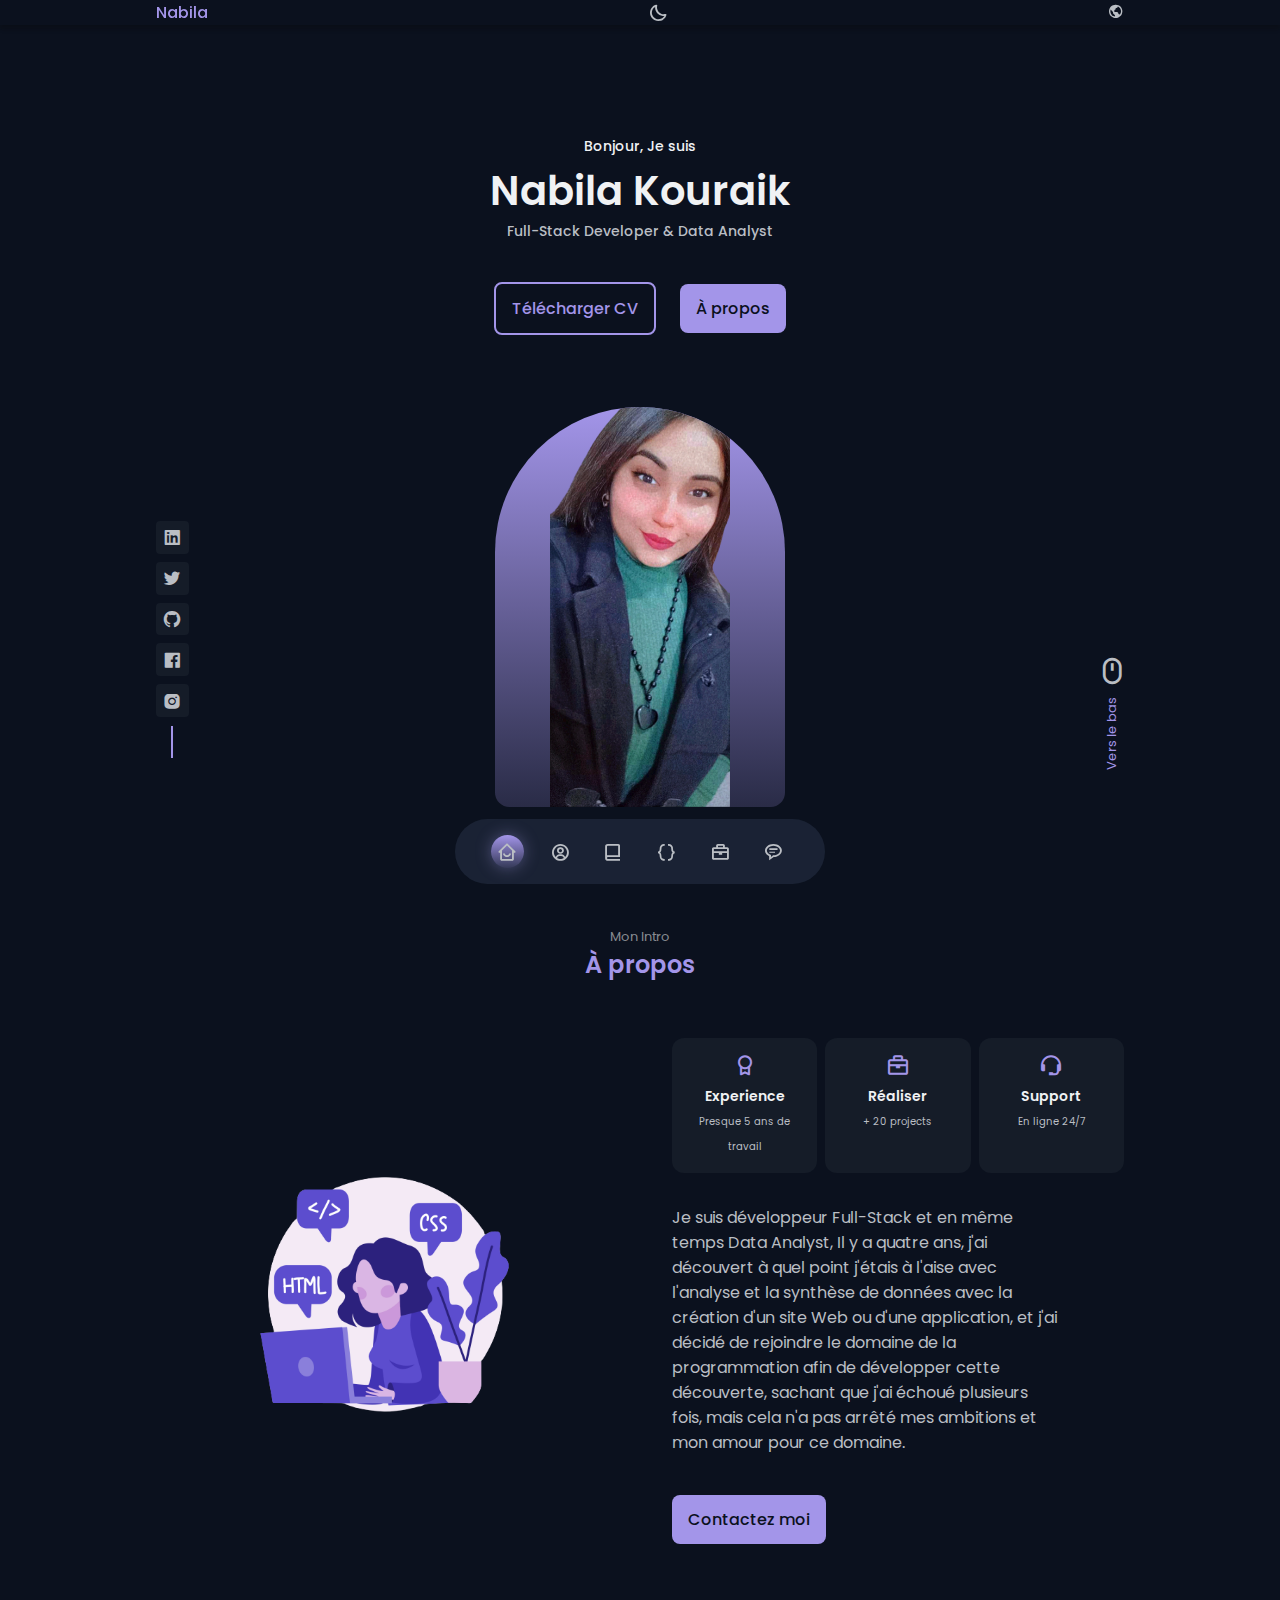
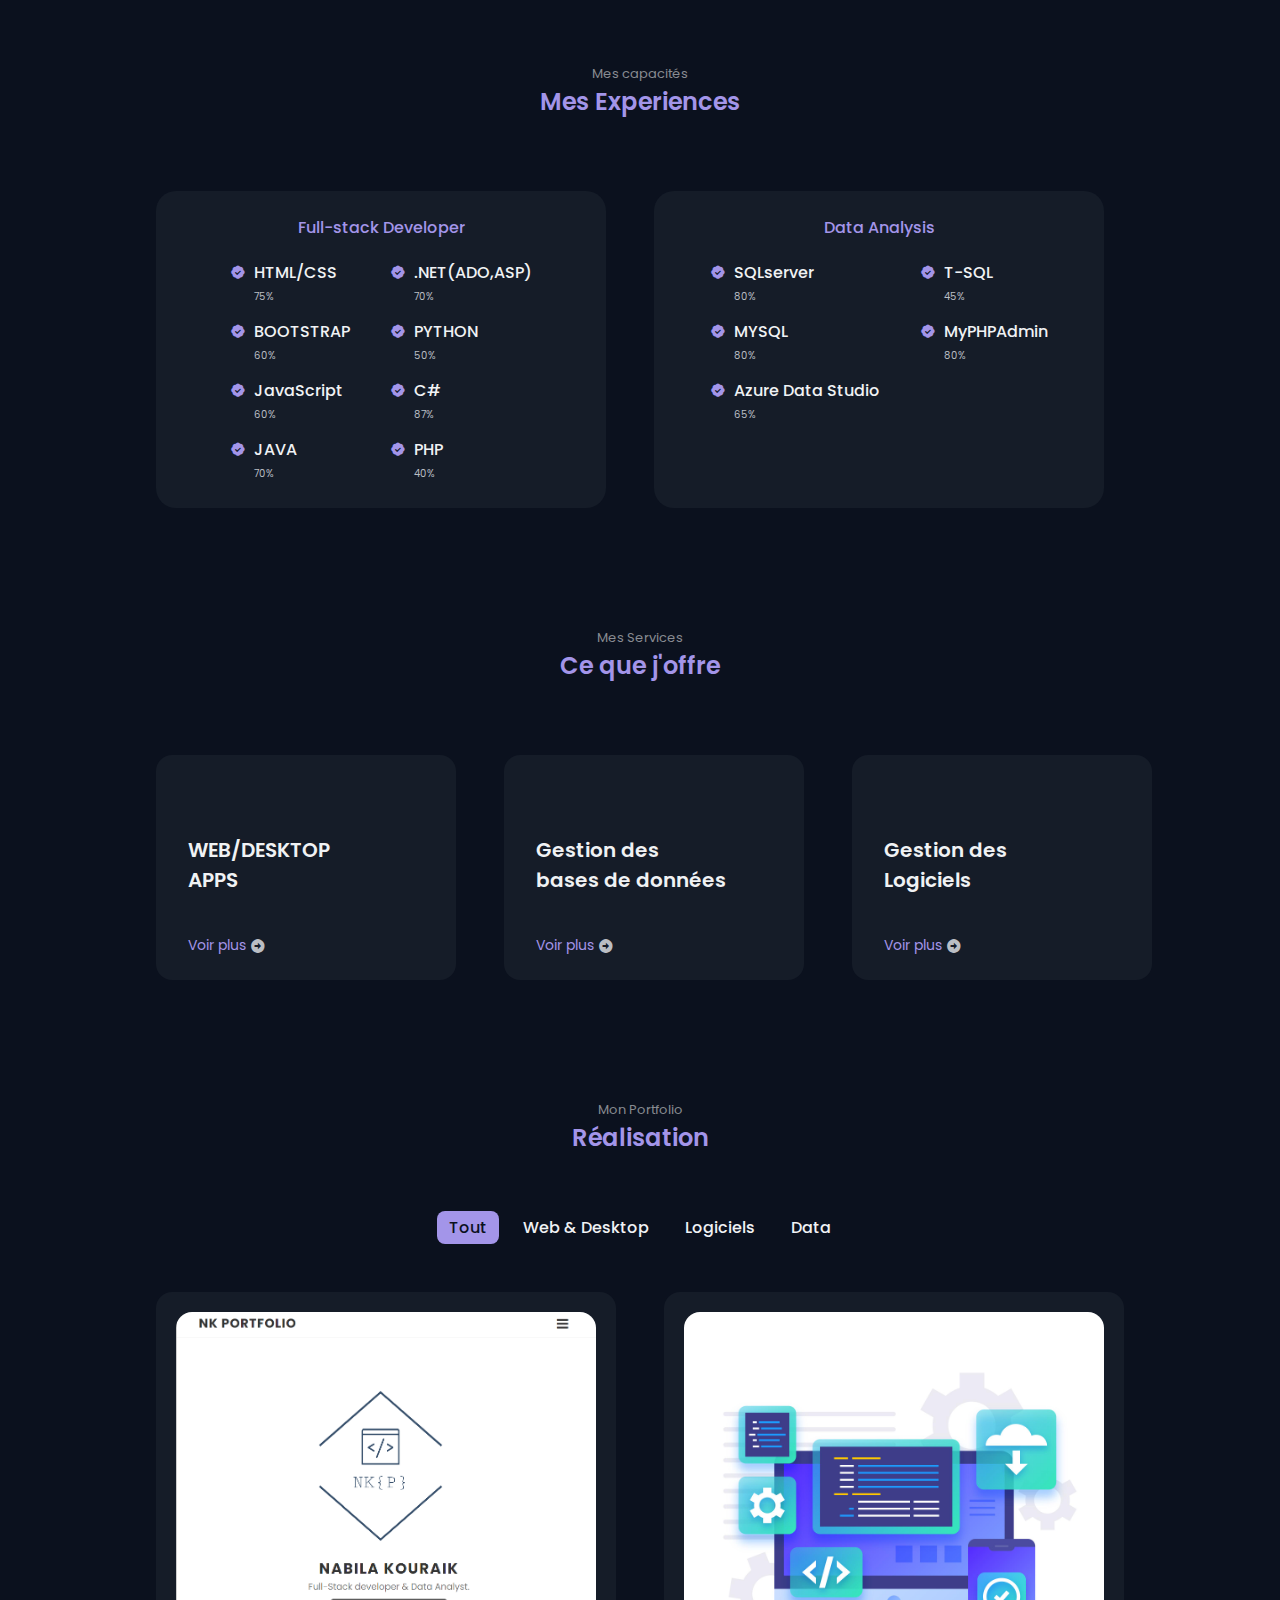
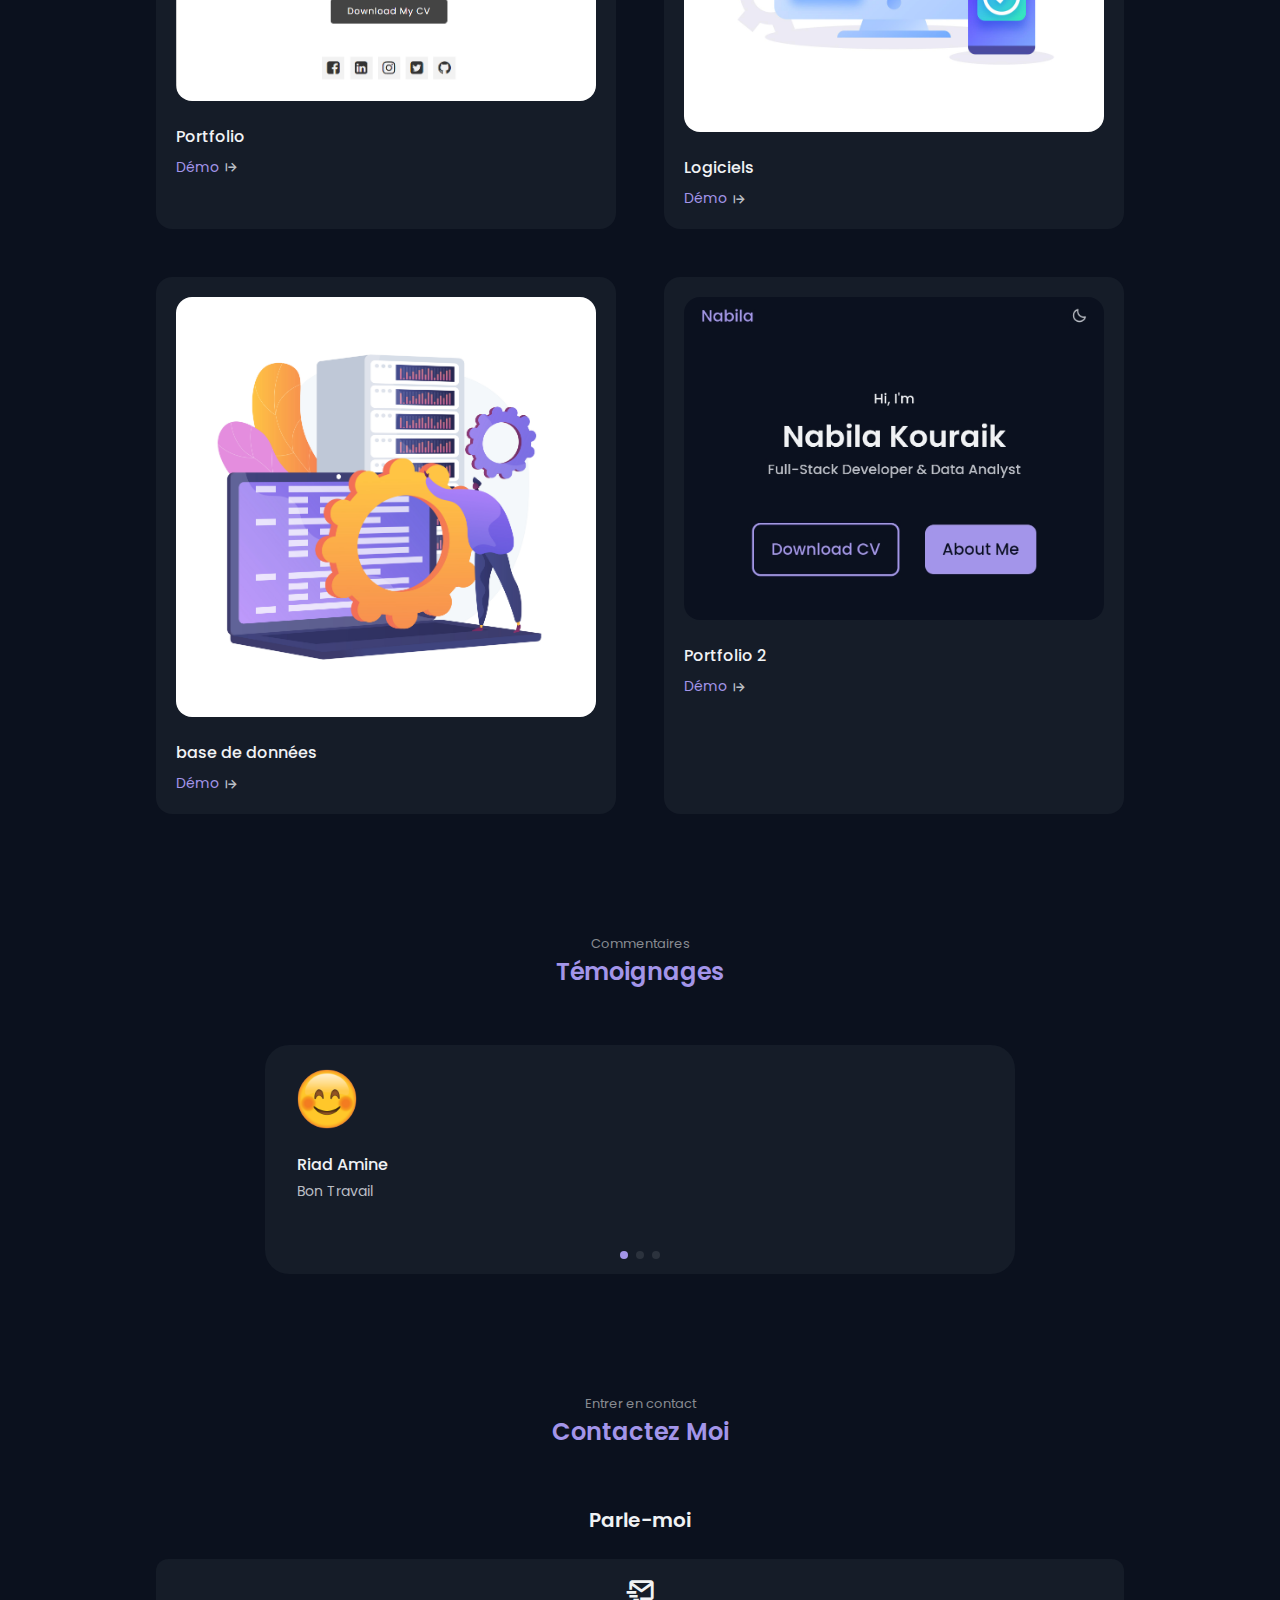
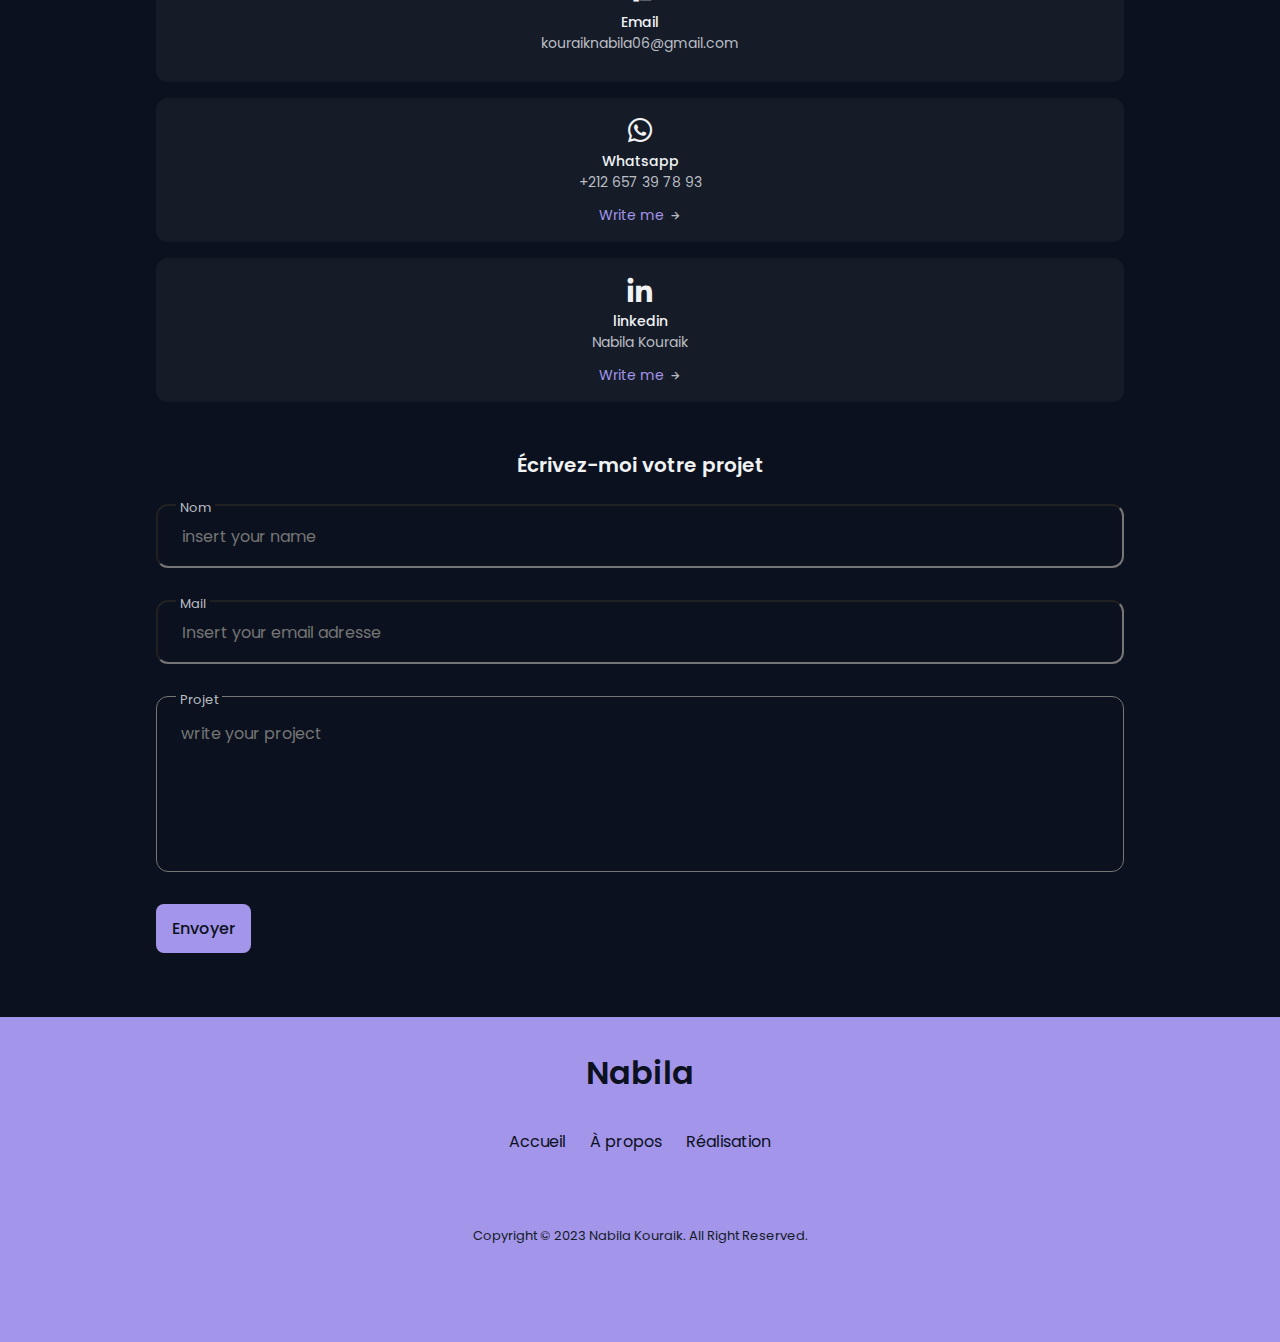
<file: index.html>
<!DOCTYPE html>
<html>
<head>
    <meta charset='utf-8'>
    <meta http-equiv='X-UA-Compatible' content='IE=edge'>
    <title>Nabila Kouraik </title>
    <!--icons link (Boxicons) -->
    <link href='https://unpkg.com/boxicons@2.1.4/css/boxicons.min.css' rel='stylesheet'>

    <!-- swiperjs.com -->
    <link
  rel="stylesheet"
  href="https://cdn.jsdelivr.net/npm/swiper@10/swiper-bundle.min.css"
    />

   <script src="https://cdn.jsdelivr.net/npm/swiper@10/swiper-bundle.min.js"></script>

    <meta name='viewport' content='width=device-width, initial-scale=1'>
    <!--CSS-->
    <link rel='stylesheet' type='text/css' media='screen' href='style.css'>
    
</head>
<body>
    <!-- header -->
    <header class="header scroll-header" id="header">
        <nav class="nav container">
            <a href="#" class="nav__logo">Nabila</a>
            <!-- menu -->
            <div class="nav__menu">
                <ul class="nav__list">
                    <li class="nav__item">
                        <a href="#home" class="nav__link active-link">
                            <i class='bx bx-home-smile'></i>
                        </a>
                    </li>

                    <li class="nav__item">
                        <a href="#about" class="nav__link">
                            <i class='bx bx-user-circle'></i>
                        </a>
                    </li>

                    <li class="nav__item">
                        <a href="#skills" class="nav__link">
                            <i class='bx bx-book-alt'></i>
                        </a>
                    </li>

                    <li class="nav__item">
                        <a href="#services" class="nav__link">
                            <i class='bx bx-code-curly'></i>
                        </a>
                    </li>
                    
                    <li class="nav__item">
                        <a href="#work" class="nav__link">
                            <i class='bx bx-briefcase'></i>
                        </a>
                    </li>

                    <li class="nav__item">
                        <a href="#contact" class="nav__link">
                            <i class='bx bx-message-rounded-detail' ></i>
                        </a>
                    </li>
                </ul>
            </div>

            <!-- switch mode -->

            
            <i class='bx bx-moon change-theme' id="theme-button"></i>
            <a href="index_an.html"><i class='bx bx-world'></i></a>

        </nav>
    </header>

    <!-- main -->
    <main class="main">
        <!-- home -->
        <section class="home section" id="home">
            <div class="home__container container grid">
                <!-- description -->
                <div class="home__data">
                    <span class="home__greeting">Bonjour, Je suis </span>
                    <h1 class="home__name">Nabila Kouraik</h1>
                    <h3 class="home__education">Full-Stack Developer & Data Analyst</h3>

                    <div class="home__buttons">
                        <a href="nk_portfolio.pdf" download="" class="button button--ghost">
                            Télécharger CV </a>
                        <a href="#about" class="button">À propos</a>

                    </div>
                </div>

                <!-- PROFILE -->
                <div class="home__handle">
                    <img src="images/PROFILE.png" alt="ME" class="home__img">
                </div>
                  <!-- social media -->
                <div class="home__social">
                    <a href="https://www.linkedin.com/in/nabila-kouraik-6573691aa/" target="_blank" class="home__social-link"> 
                        <i class='bx bxl-linkedin-square'></i>
                    </a>
                    <a href="https://twitter.com/kouraik_nabila" target="_blank" class="home__social-link">
                        <i class='bx bxl-twitter'></i>
                    </a>
                    <a href="https://github.com/Kouraik-Nabila" target="_blank" class="home__social-link">
                        <i class='bx bxl-github'></i>
                    </a>
                    <a href="https://web.facebook.com/nabila.kouraik0000" target="_blank" class="home__social-link">
                        <i class='bx bxl-facebook-square' ></i>
                    </a>
                    <a href="https://www.instagram.com/kouraik_nabila/" target="_blank" class="home__social-link">
                        <i class='bx bxl-instagram-alt'></i>
                    </a>
                </div>
                   <!-- scroll -->
                <a href="#about" class="home__scroll">
                    <i class='bx bx-mouse home__scroll-icon'></i>
                    <span class="home__scroll-name">
                        Vers le bas</span>
                </a>
            </div>
        </section>
        <!-- about -->
        <section class="about section" id="about">
            <span class="section__subtitle">Mon Intro</span>
            <h2 class="section__title">À propos </h2>

            <div class="about__container container grid">
                <img src="images/about.png" class="about__img">

                <div class="about__data">
                    <div class="about__info">
                        <div class="about__box">
                              <!-- info -->
                            <i class='bx bx-award about__icon'></i>
                            <h3 class="about__title"> Experience </h3>
                            <span class="about__subtitle"> Presque 5 ans de travail</span>
                        </div>

                        <div class="about__box">
                            <i class='bx bx-briefcase about__icon'></i>
                            <h3 class="about__title">Réaliser</h3>
                            <span class="about__subtitle"> + 20 projects
                        </span>
                        </div>

                        <div class="about__box">
                            <i class='bx bx-support about__icon'></i>
                            <h3 class="about__title">Support</h3>
                            <span class="about__subtitle"> En ligne 24/7
                        </span>
                        </div>
                    </div>

                    <!-- description -->

                    <p class="about__description">
                        Je suis développeur Full-Stack et en même temps Data Analyst,
                        Il y a quatre ans, j'ai découvert à quel point j'étais à l'aise avec l'analyse et la synthèse de données avec la création d'un site Web ou d'une application,
                        et j'ai décidé de rejoindre le domaine de la programmation afin de développer cette découverte, sachant que j'ai échoué plusieurs fois,
                        mais cela n'a pas arrêté mes ambitions et mon amour pour ce domaine.
                    </p>

                    <a href="#contact" class="button">Contactez moi  </a>

                </div>
            </div>
        </section>
        <!-- skills -->
        <section class="skills section" id="skills">
            <span class="section__subtitle">
                Mes capacités</span>
            <h2 class="section__title">Mes Experiences</h2> 

            <div class="skills__container container grid ">

                <!-- Full-Stack -->
                <div class="skills__content">
                    <h3 class="skills__title">Full-stack Developer</h3>
                    <div class="skills__box">
                        <div class="skills__group">
                            <div class="skills__data">
                                <i class='bx bxs-badge-check'></i>

                                <div>
                                    <h3 class="skills__name">HTML/CSS</h3>
                                    <span class="skills__level">75%</span>
                                </div>
                            </div>

                            <div class="skills__data">
                                <i class='bx bxs-badge-check'></i>

                                <div>
                                    <h3 class="skills__name">BOOTSTRAP</h3>
                                    <span class="skills__level">60%</span>
                                </div>
                            </div>

                            <div class="skills__data">
                                <i class='bx bxs-badge-check'></i>

                                <div>
                                    <h3 class="skills__name">JavaScript</h3>
                                    <span class="skills__level">60%</span>
                                </div>
                            </div>

                            <div class="skills__data">
                                <i class='bx bxs-badge-check'></i>

                                <div>
                                    <h3 class="skills__name">JAVA</h3>
                                    <span class="skills__level">70%</span>
                                </div>
                            </div>

                            
                        </div>

                        <div class="skills__group">
                            <div class="skills__data">
                                <i class='bx bxs-badge-check'></i>

                                <div>
                                    <h3 class="skills__name">.NET(ADO,ASP)</h3>
                                    <span class="skills__level">70%</span>
                                </div>
                            </div>

                            <div class="skills__data">
                                <i class='bx bxs-badge-check'></i>

                                <div>
                                    <h3 class="skills__name">PYTHON</h3>
                                    <span class="skills__level">50%</span>
                                </div>
                            </div>

                            <div class="skills__data">
                                <i class='bx bxs-badge-check'></i>

                                <div>
                                    <h3 class="skills__name">C#</h3>
                                    <span class="skills__level">87%</span>
                                </div>
                            </div>

                            <div class="skills__data">
                                <i class='bx bxs-badge-check'></i>

                                <div>
                                    <h3 class="skills__name">PHP</h3>
                                    <span class="skills__level">40%</span>
                                </div>
                            </div>

                        </div>
                    </div>
                </div>

                <!-- data -->


                <div class="skills__content">
                    <h3 class="skills__title">Data Analysis</h3>
                    <div class="skills__box">
                        <div class="skills__group">
                            <div class="skills__data">
                                <i class='bx bxs-badge-check'></i>

                                <div>
                                    <h3 class="skills__name">SQLserver</h3>
                                    <span class="skills__level">80%</span>
                                </div>
                            </div>

                            <div class="skills__data">
                                <i class='bx bxs-badge-check'></i>

                                <div>
                                    <h3 class="skills__name">MYSQL</h3>
                                    <span class="skills__level">80%</span>
                                </div>
                            </div>

                            <div class="skills__data">
                                <i class='bx bxs-badge-check'></i>

                                <div>
                                    <h3 class="skills__name">Azure Data Studio</h3>
                                    <span class="skills__level">65%</span>
                                </div>
                            </div>
                        </div>

                        <div class="skills__group">
                            <div class="skills__data">
                                <i class='bx bxs-badge-check'></i>

                                <div>
                                    <h3 class="skills__name">T-SQL</h3>
                                    <span class="skills__level">45%</span>
                                </div>
                            </div>

                            <div class="skills__data">
                                <i class='bx bxs-badge-check'></i>

                                <div>
                                    <h3 class="skills__name">MyPHPAdmin</h3>
                                    <span class="skills__level">80%</span>
                                </div>
                            </div>
                        </div>
                    </div>
                </div>

            </div>
        </section>
        <!-- services -->
        <section class="services section" id="services" >
            <span class="section__subtitle">Mes Services</span>
            <h2 class="section__title">
                Ce que j'offre</h2>

          <div class="services__container container grid">
            <div class="services__card">
                <h3 class="services__title">WEB/DESKTOP <br> APPS</h3>
                <span class="services__button">Voir plus
 
                    <i class='bx bxs-right-arrow-circle services__icon'></i>
                </span>

                <div class="services__modal">
                    <div class="services__modal-content">
                        <i class='bx bx-x services__modal-close'></i>
                        <h3 class="services__modal-title">WEB/DESKTOP APPS</h3>
                        <p class="services__modal-description">
                            Analyser, maintenir,
                            construire et installer vos Applications dans les meilleures conditions en utilisant les dernières technologies et attachées à vos données.
                        </p>
                    </div>
                </div>

            </div>

            <div class="services__card">
                <h3 class="services__title">Gestion des  <br> bases de données</h3>
                <span class="services__button">Voir plus
 
                    <i class='bx bxs-right-arrow-circle services__icon'></i>
                </span>

                <div class="services__modal">
                    <div class="services__modal-content">
                        <i class='bx bx-x services__modal-close'></i>
                        <h3 class="services__modal-title">Gestion des bases de données </h3>
                        <p class="services__modal-description">
                            Collecter, conserver et utiliser les données en toute sécurité,
                             de manière efficace et rentable.
                        </p>
                    </div>
                </div>
            </div>

            <div class="services__card">
                <h3 class="services__title">Gestion des <br> Logiciels</h3>
                <span class="services__button">Voir plus
 
                    <i class='bx bxs-right-arrow-circle services__icon'></i>
                </span>

                <div class="services__modal">
                    <div class="services__modal-content">
                        <i class='bx bx-x services__modal-close'></i>
                        <h3 class="services__modal-title">Gestion des logiciels</h3>
                        <p class="services__modal-description">
                            Gérer, améliorer et sécuriser votre Entreprise et vos Logiciels.

                        </p>
                    </div>
                </div>
            </div>

          </div>
        </section>

        <!-- work -->
        <section class="work section" id="work">
            <span class="section__subtitle">Mon Portfolio</span>
            <h2 class="section__title">Réalisation</h2>

            <div class="work__filters">
                <span class=" work__item active-work" data-filter='all'>Tout</span>
                <span class="work__item " data-filter='.web-desktop'>Web & Desktop</span>
                <span class="work__item " data-filter='.logiciels'>Logiciels</span>
                <span class="work__item " data-filter='.data'>Data</span>
            </div>

            <div class="work__container container grid">
                <div class="work__card mix web-desktop">
                    <img src="images/project1.png" class="work__img">
                    <h3 class="work__title">Portfolio</h3>
                    <a href="https://portfolionk.vercel.app/" class="work__button">
                        Démo <i class='bx bx-arrow-from-left work__icon'></i>
                    </a>
                </div>

                <div class="work__card mix logiciels">
                    <img src="images/projects.jpg" class="work__img">
                    <h3 class="work__title">Logiciels</h3>
                    <a href="#" class="work__button">
                        Démo <i class='bx bx-arrow-from-left work__icon'></i>
                    </a>
                </div>

                <div class="work__card mix data">
                    <img src="images/project2data.jpg" class="work__img">
                    <h3 class="work__title">base de données</h3>
                    <a href="#" class="work__button">
                        Démo <i class='bx bx-arrow-from-left work__icon'></i>
                    </a>
                </div>

                <div class="work__card mix web-desktop">
                    <img src="images/portfolio.jpg" class="work__img">
                    <h3 class="work__title">Portfolio 2</h3>
                    <a href="https://nabila-kouraik.vercel.app/" class="work__button">
                        Démo <i class='bx bx-arrow-from-left work__icon'></i>
                    </a>
                </div>

            </div>
        </section>
        <!-- testimonials -->
        <section class="testimonial section">
            <span class="section__subtitle">Commentaires</span>
            <h2 class="section__title">Témoignages</h2>

            <div class="testimonial__container container grid swiper">
                <div class="swiper-wrapper">
                    <div class="testimonial__card swiper-slide">
                        <img src="images/carou1.png" alt="" class="testimonial__img">
                        <h3 class="testimonial__name">Riad Amine</h3>
                        <p class="testimonial__description">
                            Bon Travail 
                        </p>
                    </div>
                

              
                    <div class="testimonial__card swiper-slide">
                        <img src="images/carou2.png" alt="" class="testimonial__img">
                        <h3 class="testimonial__name">Leila Naji</h3>
                        <p class="testimonial__description">
                            Bon travail, continuez
  
                        </p>
                    </div>
                

               
                    <div class="testimonial__card swiper-slide">
                        <img src="images/carou3.png" alt="" class="testimonial__img">
                        <h3 class="testimonial__name">Farouk Mark</h3>
                        <p class="testimonial__description">
                            Dieu vous aide  
                        </p>
                    </div>
                </div>

                <div class="swiper-pagination"></div>
                
            </div>
        </section>
        <!-- contact -->
        <section class="contact section" id="contact">
                <span class="section__subtitle">
                    Entrer en contact
                     </span>
                <h2 class="section__title">Contactez Moi </h2>

                <div class="contact__container container grid">
                    <div class="contact__content">
                        <h3 class="contact__title">
                            Parle-moi</h3>

                        <div class="contact__info">
                            <div class="contact__card">
                                <i class='bx bx-mail-send contact__card-icon'></i>
                                <h3 class="contact__card-title">Email</h3>
                                <span class="contact__card-data">kouraiknabila06@gmail.com</span>
                        
                            </div>

                            <div class="contact__card">
                                <i class='bx bxl-whatsapp contact__card-icon'></i>
                                <h3 class="contact__card-title">Whatsapp</h3>
                                <span class="contact__card-data">+212 657 39 78 93</span>
                                <a href="https://api.whatsapp.com/send?phone=+212679999644&text=Hello, more information!" target="_blank" class="contact__button">
                                    Write me <i class='bx bx-right-arrow-alt'></i>
                                </a>
                            </div>

                            <div class="contact__card">
                                <i class='bx bxl-linkedin contact__card-icon'></i>
                                <h3 class="contact__card-title">linkedin</h3>
                                <span class="contact__card-data">Nabila Kouraik</span>
                                <a href="https://www.linkedin.com/in/nabila-kouraik-6573691aa/" target="_blank" class="contact__button">
                                    Write me <i class='bx bx-right-arrow-alt'></i>
                                </a>
                            </div>
                        </div>
                    </div>




                    <div class="contact__content">
                        <h3 class="contact__title">Écrivez-moi votre projet</h3>
                        <form action="https://getform.io/f/84d5d382-8cdd-41c3-88ae-cf8e6313ac06" method="POST" name="Write_me" class="contact__form">
                            <div class="contact__form-div">
                                <label for="" class=" contact__form-tag">Nom</label>
                                <input type="text" required placeholder="insert your name" name="name" class="contact__form-input">
                            </div>

                            <div class="contact__form-div">
                                <label for="" class="contact__form-tag">Mail</label>
                                <input type="email" required placeholder="Insert your email adresse" name="email" class="contact__form-input">
                            </div>

                            <div class="contact__form-div contact__form-area ">
                                <label for="" class="contact__form-tag">Projet</label>
                                <textarea required name="description" id="" cols="30" rows="10"  placeholder="write your project " class="contact__form-input"></textarea>
                            </div>

                            <button type="submit" class="button">Envoyer</button>
                        </form>
                    </div>

                </div>
        </section>
    </main>

    <!-- footer -->
    <footer class="footer">
        <div class="footer__container container">
            <h1 class="footer__title">Nabila</h1>

            <ul class="footer__list">
                <li>
                    <a href="#home" class="footer__link">Accueil</a>
                </li>
                <li>
                    <a href="#about" class="footer__link">À propos</a>
                </li>
                <li>
                    <a href="#work" class="footer__link">Réalisation </a>
                </li>
            </ul>

            <span class="footer__copy">
                Copyright © 2023 Nabila Kouraik. All Right Reserved.
            </span>
            
        </div>
    </footer>

    <!--script--> 
    <script src='mixitup.min.js'></script>
    <script src='script.js'></script>
   
</body>
</html>
</file>
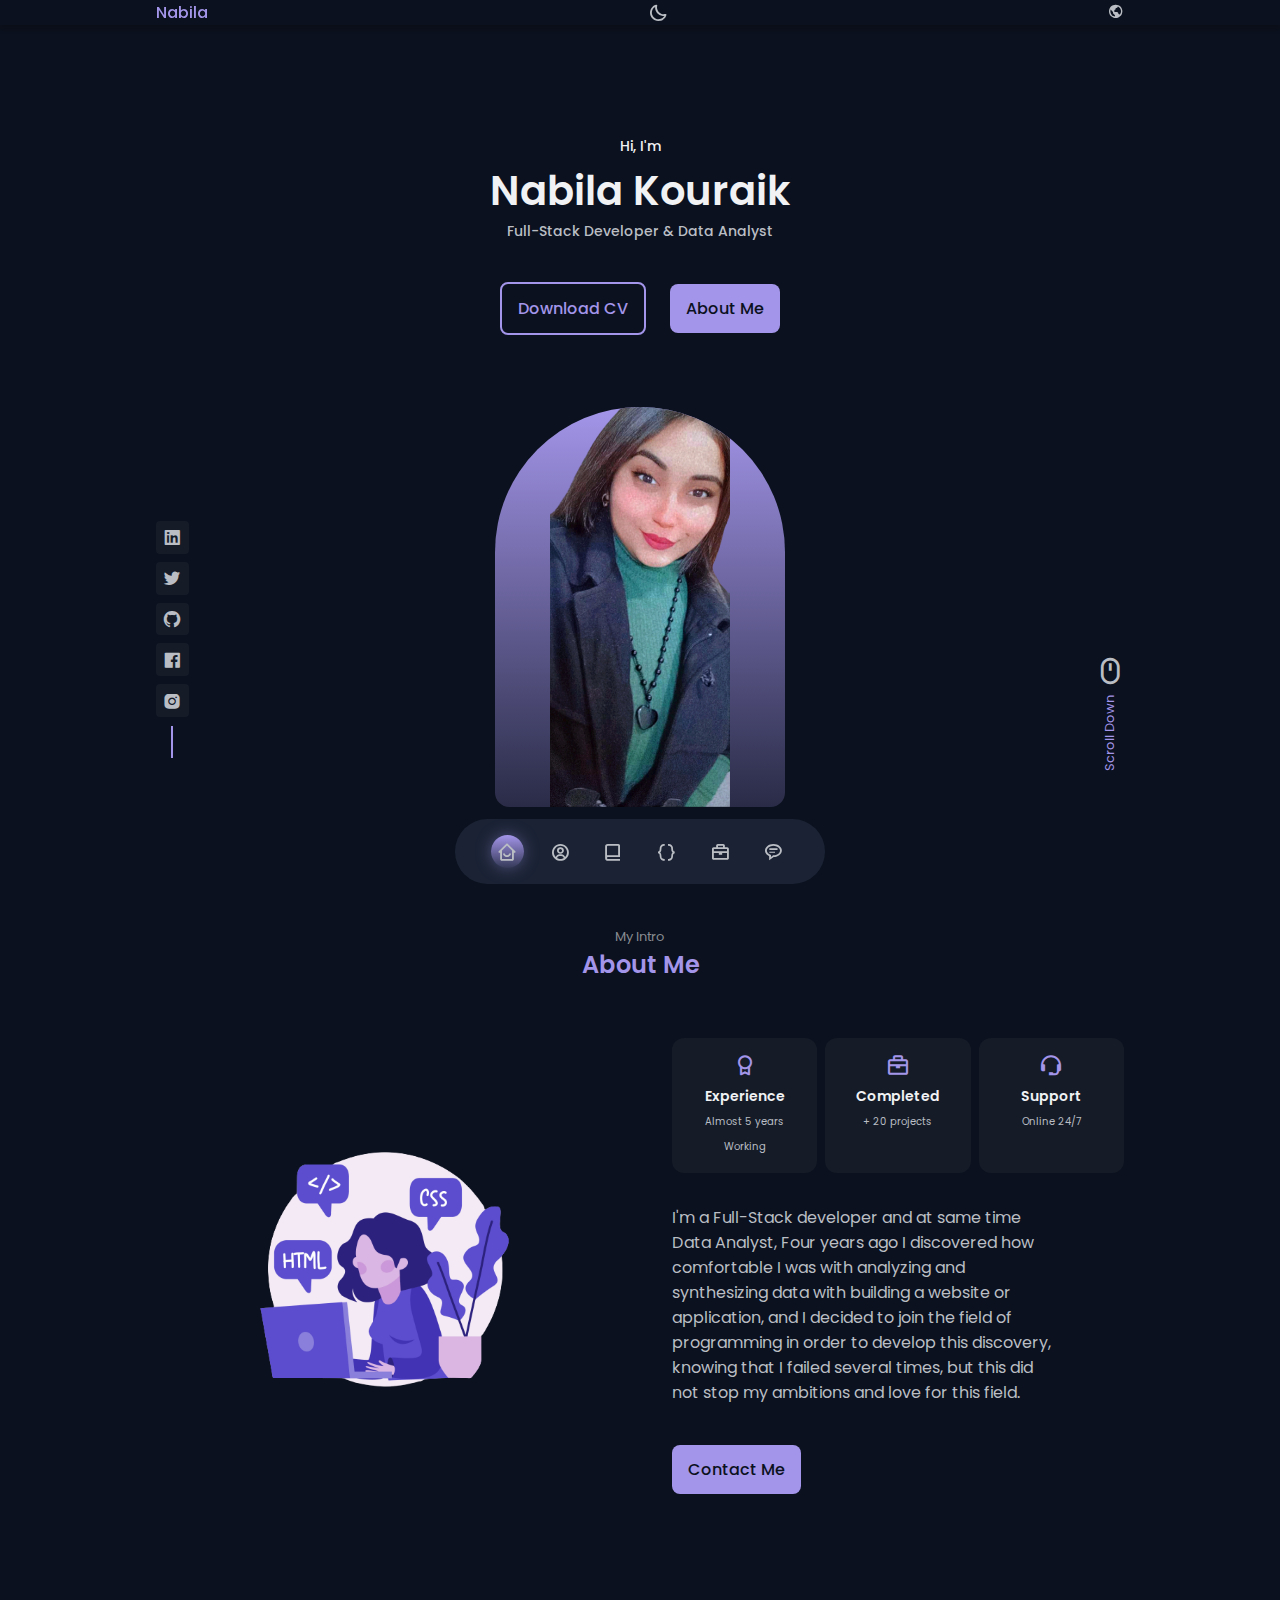
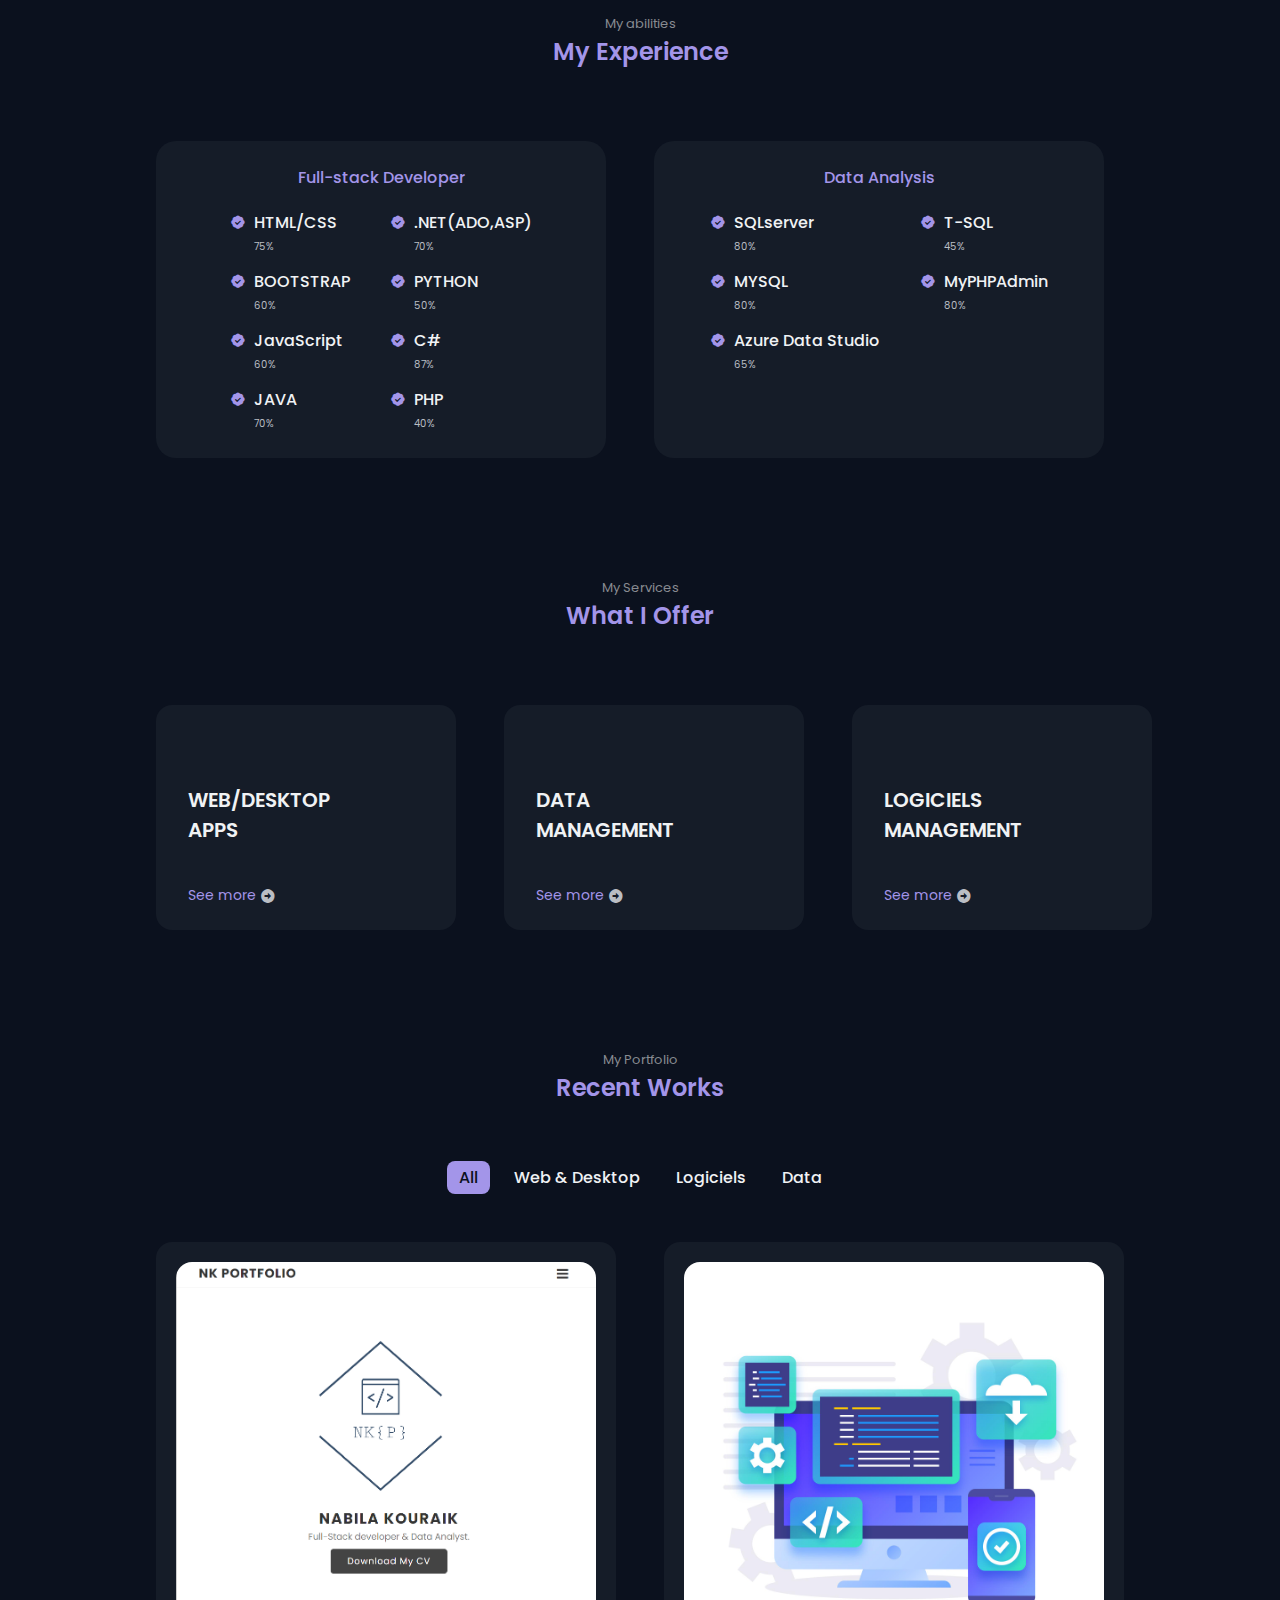
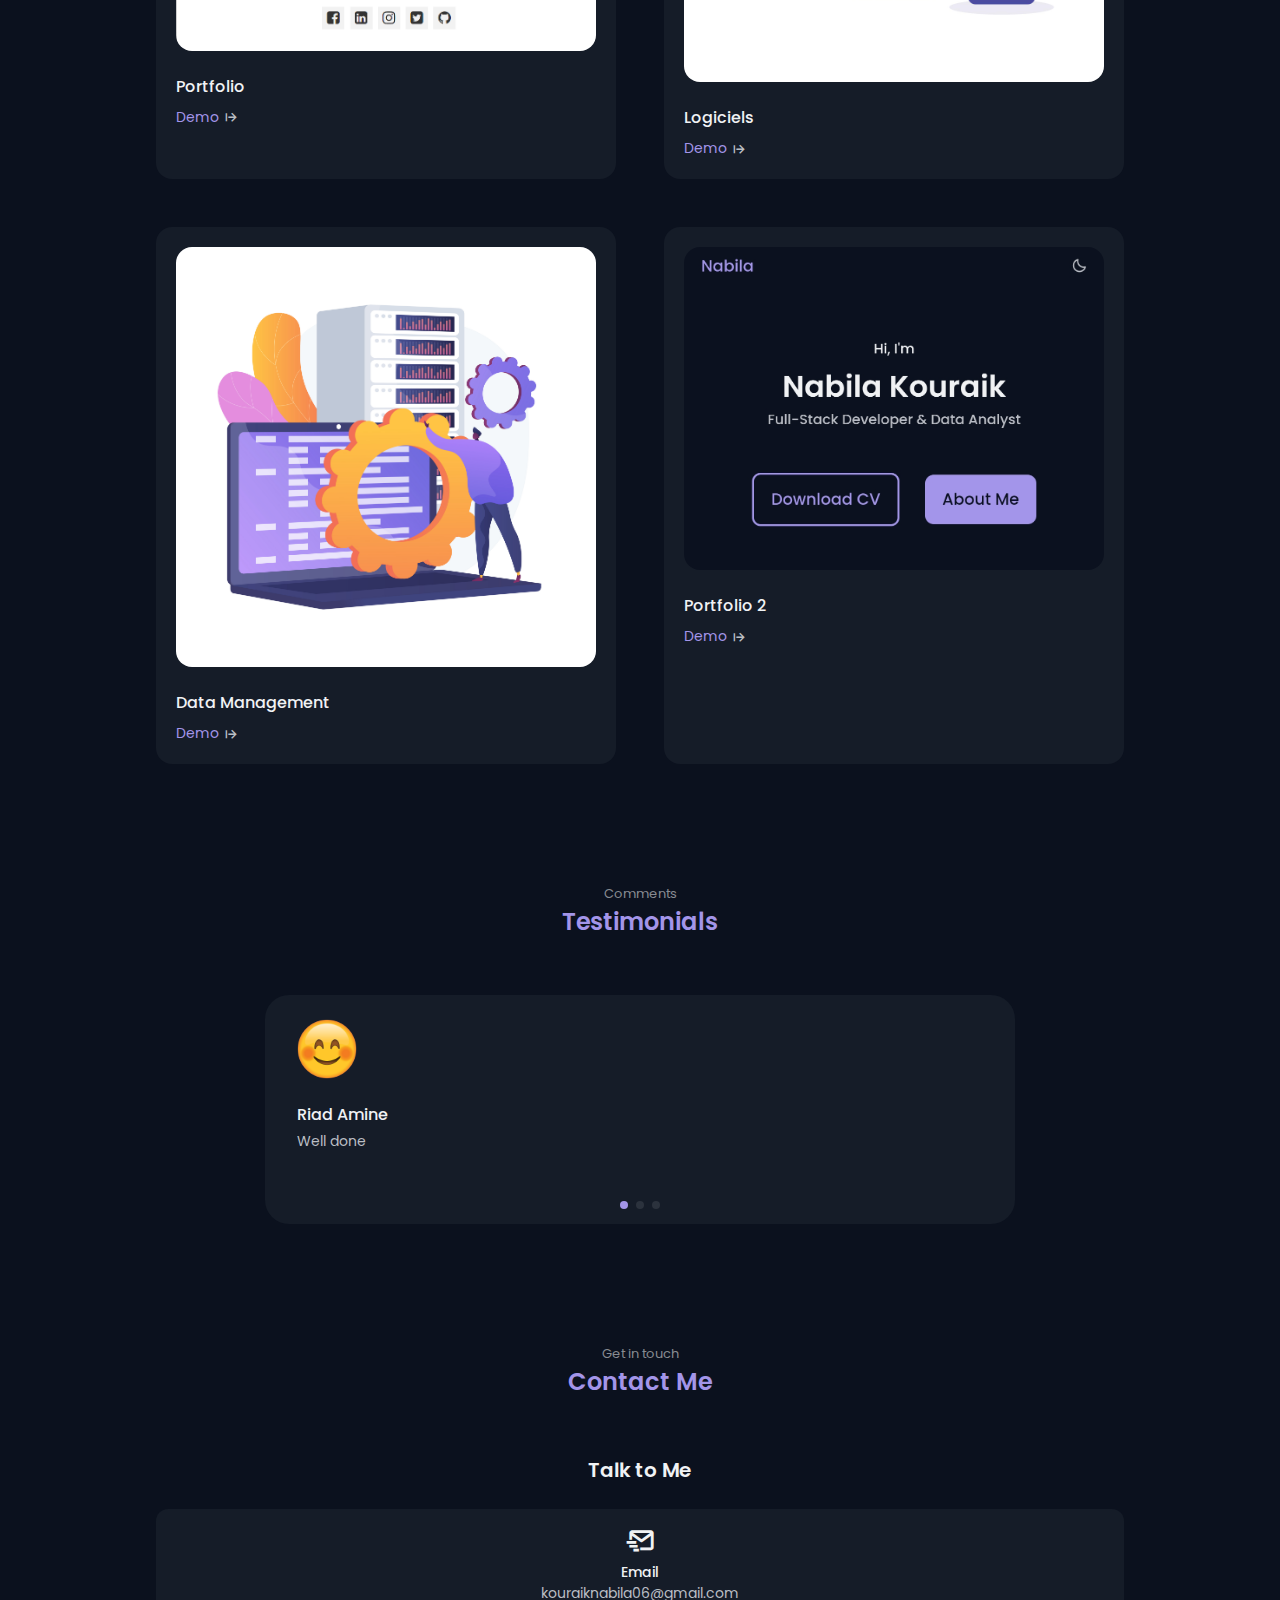
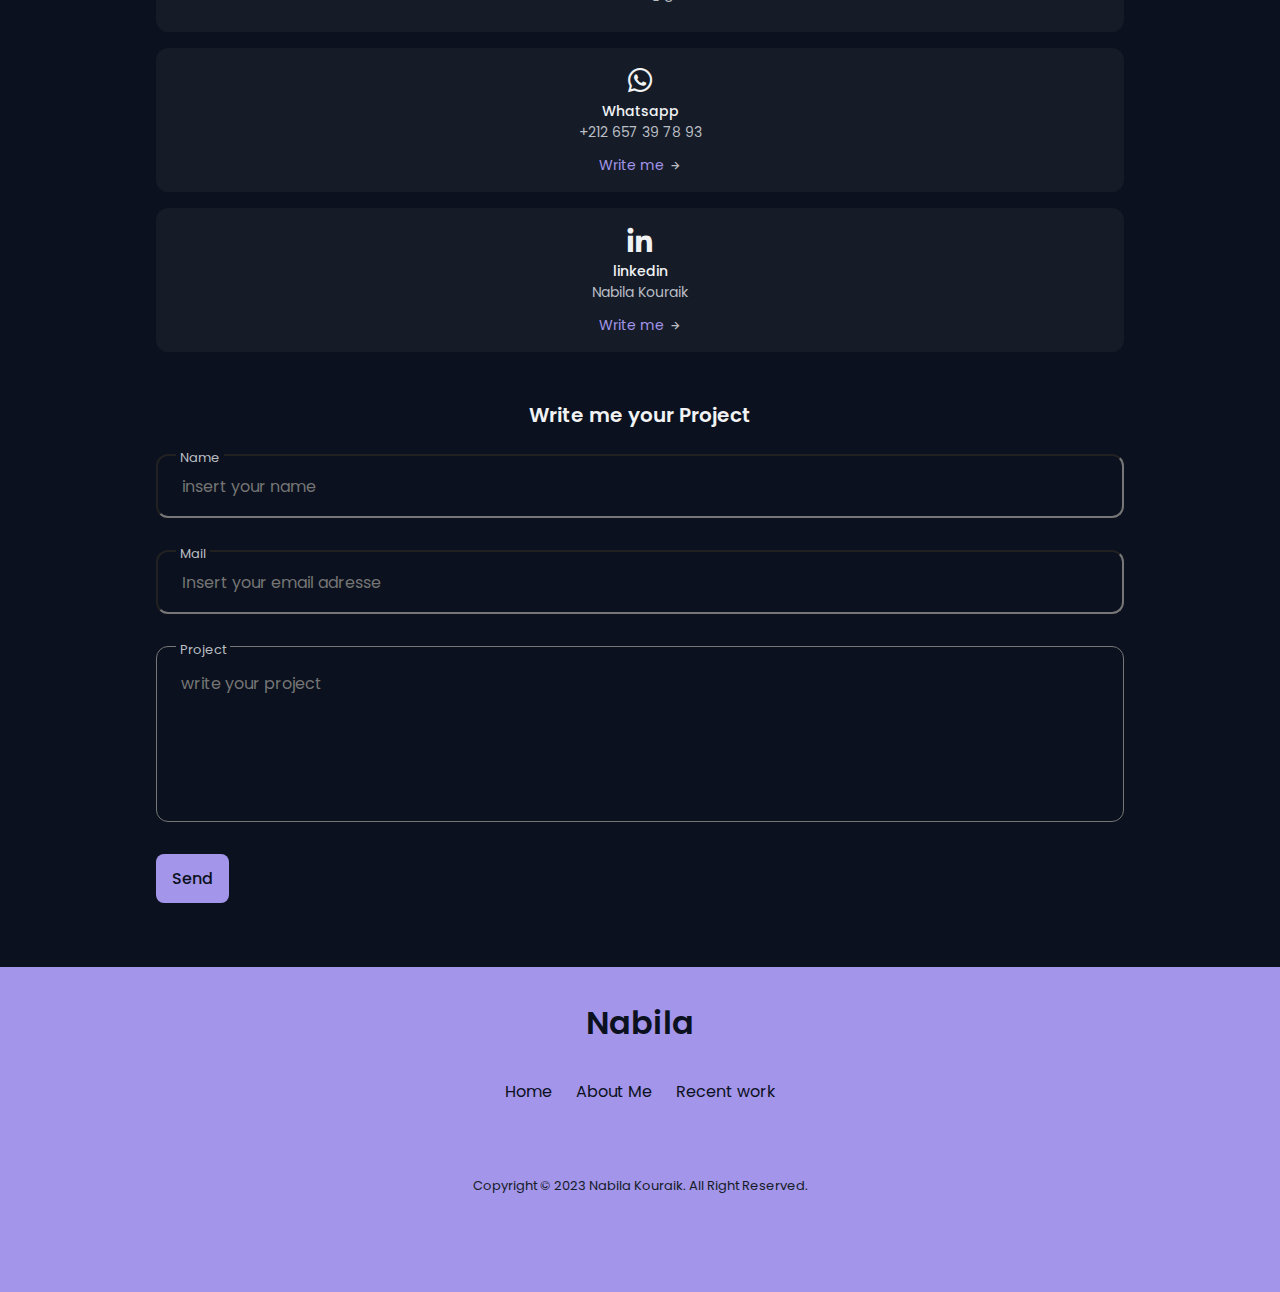
<file: index_an.html>
<!DOCTYPE html>
<html>
<head>
    <meta charset='utf-8'>
    <meta http-equiv='X-UA-Compatible' content='IE=edge'>
    <title>Nabila Kouraik </title>
    <!--icons link (Boxicons) -->
    <link href='https://unpkg.com/boxicons@2.1.4/css/boxicons.min.css' rel='stylesheet'>

    <!-- swiperjs.com -->
    <link
  rel="stylesheet"
  href="https://cdn.jsdelivr.net/npm/swiper@10/swiper-bundle.min.css"
    />

   <script src="https://cdn.jsdelivr.net/npm/swiper@10/swiper-bundle.min.js"></script>

    <meta name='viewport' content='width=device-width, initial-scale=1'>
    <!--CSS-->
    <link rel='stylesheet' type='text/css' media='screen' href='style.css'>
    
</head>
<body>
    <!-- header -->
    <header class="header scroll-header" id="header">
        <nav class="nav container">
            <a href="#" class="nav__logo">Nabila</a>
            <!-- menu -->
            <div class="nav__menu">
                <ul class="nav__list">
                    <li class="nav__item">
                        <a href="#home" class="nav__link active-link">
                            <i class='bx bx-home-smile'></i>
                        </a>
                    </li>

                    <li class="nav__item">
                        <a href="#about" class="nav__link">
                            <i class='bx bx-user-circle'></i>
                        </a>
                    </li>

                    <li class="nav__item">
                        <a href="#skills" class="nav__link">
                            <i class='bx bx-book-alt'></i>
                        </a>
                    </li>

                    <li class="nav__item">
                        <a href="#services" class="nav__link">
                            <i class='bx bx-code-curly'></i>
                        </a>
                    </li>
                    
                    <li class="nav__item">
                        <a href="#work" class="nav__link">
                            <i class='bx bx-briefcase'></i>
                        </a>
                    </li>

                    <li class="nav__item">
                        <a href="#contact" class="nav__link">
                            <i class='bx bx-message-rounded-detail' ></i>
                        </a>
                    </li>
                </ul>
            </div>

            <!-- switch mode -->

            <i class='bx bx-moon change-theme' id="theme-button"></i>
            <a href="index.html"><i class='bx bx-world'></i></a>

        </nav>
    </header>

    <!-- main -->
    <main class="main">
        <!-- home -->
        <section class="home section" id="home">
            <div class="home__container container grid">
                <!-- description -->
                <div class="home__data">
                    <span class="home__greeting">Hi, I'm</span>
                    <h1 class="home__name">Nabila Kouraik</h1>
                    <h3 class="home__education">Full-Stack Developer & Data Analyst</h3>

                    <div class="home__buttons">
                        <a href="nk_portfolio.pdf" download="" class="button button--ghost">Download CV </a>
                        <a href="#about" class="button">About Me</a>

                    </div>
                </div>

                <!-- PROFILE -->
                <div class="home__handle">
                    <img src="images/PROFILE.png" alt="ME" class="home__img">
                </div>
                  <!-- social media -->
                <div class="home__social">
                    <a href="https://www.linkedin.com/in/nabila-kouraik-6573691aa/" target="_blank" class="home__social-link"> 
                        <i class='bx bxl-linkedin-square'></i>
                    </a>
                    <a href="https://twitter.com/kouraik_nabila" target="_blank" class="home__social-link">
                        <i class='bx bxl-twitter'></i>
                    </a>
                    <a href="https://github.com/Kouraik-Nabila" target="_blank" class="home__social-link">
                        <i class='bx bxl-github'></i>
                    </a>
                    <a href="https://web.facebook.com/nabila.kouraik0000" target="_blank" class="home__social-link">
                        <i class='bx bxl-facebook-square' ></i>
                    </a>
                    <a href="https://www.instagram.com/kouraik_nabila/" target="_blank" class="home__social-link">
                        <i class='bx bxl-instagram-alt'></i>
                    </a>
                </div>
                   <!-- scroll -->
                <a href="#about" class="home__scroll">
                    <i class='bx bx-mouse home__scroll-icon'></i>
                    <span class="home__scroll-name">Scroll Down</span>
                </a>
            </div>
        </section>
        <!-- about -->
        <section class="about section" id="about">
            <span class="section__subtitle">My Intro</span>
            <h2 class="section__title">About Me </h2>

            <div class="about__container container grid">
                <img src="images/about.png" class="about__img">

                <div class="about__data">
                    <div class="about__info">
                        <div class="about__box">
                              <!-- info -->
                            <i class='bx bx-award about__icon'></i>
                            <h3 class="about__title"> Experience </h3>
                            <span class="about__subtitle"> Almost 5 years Working</span>
                        </div>

                        <div class="about__box">
                            <i class='bx bx-briefcase about__icon'></i>
                            <h3 class="about__title">Completed</h3>
                            <span class="about__subtitle"> + 20 projects
                        </span>
                        </div>

                        <div class="about__box">
                            <i class='bx bx-support about__icon'></i>
                            <h3 class="about__title">Support</h3>
                            <span class="about__subtitle"> Online 24/7
                        </span>
                        </div>
                    </div>

                    <!-- description -->

                    <p class="about__description">
                        I'm a Full-Stack developer and at same time Data Analyst, 
                        Four years ago I discovered how comfortable I was with analyzing and synthesizing data with building a website or application, 
                        and I decided to join the field of programming in order to develop this discovery, knowing that I failed several times, 
                        but this did not stop my ambitions and love for this field.
                    </p>

                    <a href="#contact" class="button">Contact Me </a>

                </div>
            </div>
        </section>
        <!-- skills -->
        <section class="skills section" id="skills">
            <span class="section__subtitle">My abilities</span>
            <h2 class="section__title">My Experience</h2> 

            <div class="skills__container container grid ">

                <!-- Full-Stack -->
                <div class="skills__content">
                    <h3 class="skills__title">Full-stack Developer</h3>
                    <div class="skills__box">
                        <div class="skills__group">
                            <div class="skills__data">
                                <i class='bx bxs-badge-check'></i>

                                <div>
                                    <h3 class="skills__name">HTML/CSS</h3>
                                    <span class="skills__level">75%</span>
                                </div>
                            </div>

                            <div class="skills__data">
                                <i class='bx bxs-badge-check'></i>

                                <div>
                                    <h3 class="skills__name">BOOTSTRAP</h3>
                                    <span class="skills__level">60%</span>
                                </div>
                            </div>

                            <div class="skills__data">
                                <i class='bx bxs-badge-check'></i>

                                <div>
                                    <h3 class="skills__name">JavaScript</h3>
                                    <span class="skills__level">60%</span>
                                </div>
                            </div>

                            <div class="skills__data">
                                <i class='bx bxs-badge-check'></i>

                                <div>
                                    <h3 class="skills__name">JAVA</h3>
                                    <span class="skills__level">70%</span>
                                </div>
                            </div>

                            
                        </div>

                        <div class="skills__group">
                            <div class="skills__data">
                                <i class='bx bxs-badge-check'></i>

                                <div>
                                    <h3 class="skills__name">.NET(ADO,ASP)</h3>
                                    <span class="skills__level">70%</span>
                                </div>
                            </div>

                            <div class="skills__data">
                                <i class='bx bxs-badge-check'></i>

                                <div>
                                    <h3 class="skills__name">PYTHON</h3>
                                    <span class="skills__level">50%</span>
                                </div>
                            </div>

                            <div class="skills__data">
                                <i class='bx bxs-badge-check'></i>

                                <div>
                                    <h3 class="skills__name">C#</h3>
                                    <span class="skills__level">87%</span>
                                </div>
                            </div>

                            <div class="skills__data">
                                <i class='bx bxs-badge-check'></i>

                                <div>
                                    <h3 class="skills__name">PHP</h3>
                                    <span class="skills__level">40%</span>
                                </div>
                            </div>

                        </div>
                    </div>
                </div>

                <!-- data -->


                <div class="skills__content">
                    <h3 class="skills__title">Data Analysis</h3>
                    <div class="skills__box">
                        <div class="skills__group">
                            <div class="skills__data">
                                <i class='bx bxs-badge-check'></i>

                                <div>
                                    <h3 class="skills__name">SQLserver</h3>
                                    <span class="skills__level">80%</span>
                                </div>
                            </div>

                            <div class="skills__data">
                                <i class='bx bxs-badge-check'></i>

                                <div>
                                    <h3 class="skills__name">MYSQL</h3>
                                    <span class="skills__level">80%</span>
                                </div>
                            </div>

                            <div class="skills__data">
                                <i class='bx bxs-badge-check'></i>

                                <div>
                                    <h3 class="skills__name">Azure Data Studio</h3>
                                    <span class="skills__level">65%</span>
                                </div>
                            </div>
                        </div>

                        <div class="skills__group">
                            <div class="skills__data">
                                <i class='bx bxs-badge-check'></i>

                                <div>
                                    <h3 class="skills__name">T-SQL</h3>
                                    <span class="skills__level">45%</span>
                                </div>
                            </div>

                            <div class="skills__data">
                                <i class='bx bxs-badge-check'></i>

                                <div>
                                    <h3 class="skills__name">MyPHPAdmin</h3>
                                    <span class="skills__level">80%</span>
                                </div>
                            </div>
                        </div>
                    </div>
                </div>

            </div>
        </section>
        <!-- services -->
        <section class="services section" id="services" >
            <span class="section__subtitle">My Services</span>
            <h2 class="section__title">What I Offer</h2>

          <div class="services__container container grid">
            <div class="services__card">
                <h3 class="services__title">WEB/DESKTOP <br> APPS</h3>
                <span class="services__button">See more 
                    <i class='bx bxs-right-arrow-circle services__icon'></i>
                </span>

                <div class="services__modal">
                    <div class="services__modal-content">
                        <i class='bx bx-x services__modal-close'></i>
                        <h3 class="services__modal-title">WEB/DESKTOP APPS</h3>
                        <p class="services__modal-description">
                            Analyzing, maintaining,
                            building and installing your Applications in the best condition using the latest technology and attached to your data.
                        </p>
                    </div>
                </div>

            </div>

            <div class="services__card">
                <h3 class="services__title">DATA <br> MANAGEMENT</h3>
                <span class="services__button">See more 
                    <i class='bx bxs-right-arrow-circle services__icon'></i>
                </span>

                <div class="services__modal">
                    <div class="services__modal-content">
                        <i class='bx bx-x services__modal-close'></i>
                        <h3 class="services__modal-title">DATA MANAGEMENT</h3>
                        <p class="services__modal-description">
                            Collecting, keeping, and using data securely,
                             efficiently, and cost-effectively.
                        </p>
                    </div>
                </div>
            </div>

            <div class="services__card">
                <h3 class="services__title">LOGICIELS <br> MANAGEMENT</h3>
                <span class="services__button">See more 
                    <i class='bx bxs-right-arrow-circle services__icon'></i>
                </span>

                <div class="services__modal">
                    <div class="services__modal-content">
                        <i class='bx bx-x services__modal-close'></i>
                        <h3 class="services__modal-title">LOGICIELS MANAGEMENT</h3>
                        <p class="services__modal-description">
                            Managing, improving and securing  your Business and Logiciels
                        </p>
                    </div>
                </div>
            </div>

          </div>
        </section>

        <!-- work -->
        <section class="work section" id="work">
            <span class="section__subtitle">My Portfolio</span>
            <h2 class="section__title">Recent Works</h2>

            <div class="work__filters">
                <span class=" work__item active-work" data-filter='all'>All</span>
                <span class="work__item " data-filter='.web-desktop'>Web & Desktop</span>
                <span class="work__item " data-filter='.logiciels'>Logiciels</span>
                <span class="work__item " data-filter='.data'>Data</span>
            </div>

            <div class="work__container container grid">
                <div class="work__card mix web-desktop">
                    <img src="images/project1.png" class="work__img">
                    <h3 class="work__title">Portfolio</h3>
                    <a href="https://portfolionk.vercel.app/" class="work__button">
                        Demo <i class='bx bx-arrow-from-left work__icon'></i>
                    </a>
                </div>

                <div class="work__card mix logiciels">
                    <img src="images/projects.jpg" class="work__img">
                    <h3 class="work__title">Logiciels</h3>
                    <a href="#" class="work__button">
                        Demo <i class='bx bx-arrow-from-left work__icon'></i>
                    </a>
                </div>

                <div class="work__card mix data">
                    <img src="images/project2data.jpg" class="work__img">
                    <h3 class="work__title">Data Management</h3>
                    <a href="#" class="work__button">
                        Demo <i class='bx bx-arrow-from-left work__icon'></i>
                    </a>
                </div>

                <div class="work__card mix web-desktop">
                    <img src="images/portfolio.jpg" class="work__img">
                    <h3 class="work__title">Portfolio 2</h3>
                    <a href="https://nabila-kouraik.vercel.app/" class="work__button">
                        Demo <i class='bx bx-arrow-from-left work__icon'></i>
                    </a>
                </div>

            </div>
        </section>
        <!-- testimonials -->
        <section class="testimonial section">
            <span class="section__subtitle">Comments</span>
            <h2 class="section__title">Testimonials</h2>

            <div class="testimonial__container container grid swiper">
                <div class="swiper-wrapper">
                    <div class="testimonial__card swiper-slide">
                        <img src="images/carou1.png" alt="" class="testimonial__img">
                        <h3 class="testimonial__name">Riad Amine</h3>
                        <p class="testimonial__description">
                            Well done 
                        </p>
                    </div>
                

              
                    <div class="testimonial__card swiper-slide">
                        <img src="images/carou2.png" alt="" class="testimonial__img">
                        <h3 class="testimonial__name">Leila Naji</h3>
                        <p class="testimonial__description">
                            Good work, carry on  
                        </p>
                    </div>
                

               
                    <div class="testimonial__card swiper-slide">
                        <img src="images/carou3.png" alt="" class="testimonial__img">
                        <h3 class="testimonial__name">Farouk Mark</h3>
                        <p class="testimonial__description">
                            God Help you  
                        </p>
                    </div>
                </div>

                <div class="swiper-pagination"></div>
                
            </div>
        </section>
        <!-- contact -->
        <section class="contact section" id="contact">
                <span class="section__subtitle">Get in touch </span>
                <h2 class="section__title">Contact Me </h2>

                <div class="contact__container container grid">
                    <div class="contact__content">
                        <h3 class="contact__title">Talk to Me</h3>

                        <div class="contact__info">
                            <div class="contact__card">
                                <i class='bx bx-mail-send contact__card-icon'></i>
                                <h3 class="contact__card-title">Email</h3>
                                <span class="contact__card-data">kouraiknabila06@gmail.com</span>
                        
                            </div>

                            <div class="contact__card">
                                <i class='bx bxl-whatsapp contact__card-icon'></i>
                                <h3 class="contact__card-title">Whatsapp</h3>
                                <span class="contact__card-data">+212 657 39 78 93</span>
                                <a href="https://api.whatsapp.com/send?phone=+212679999644&text=Hello, more information!" target="_blank" class="contact__button">
                                    Write me <i class='bx bx-right-arrow-alt'></i>
                                </a>
                            </div>

                            <div class="contact__card">
                                <i class='bx bxl-linkedin contact__card-icon'></i>
                                <h3 class="contact__card-title">linkedin</h3>
                                <span class="contact__card-data">Nabila Kouraik</span>
                                <a href="https://www.linkedin.com/in/nabila-kouraik-6573691aa/" target="_blank" class="contact__button">
                                    Write me <i class='bx bx-right-arrow-alt'></i>
                                </a>
                            </div>
                        </div>
                    </div>




                    <div class="contact__content">
                        <h3 class="contact__title">Write me your Project</h3>
                        <form action="https://getform.io/f/84d5d382-8cdd-41c3-88ae-cf8e6313ac06" method="POST" class="contact__form" name="Write_me">
                            <div class="contact__form-div">
                                <label for="" class=" contact__form-tag" >Name</label>
                                <input type="text" name="name" required placeholder="insert your name" class="contact__form-input">
                            </div>

                            <div class="contact__form-div">
                                <label for="" class="contact__form-tag">Mail</label>
                                <input type="email" name="email" required placeholder="Insert your email adresse" class="contact__form-input">
                            </div>

                            <div class="contact__form-div contact__form-area ">
                                <label for="" class="contact__form-tag">Project</label>
                                <textarea required  name="description" id="" cols="30" rows="10" placeholder="write your project " class="contact__form-input"></textarea>
                            </div>

                            <button type="submit" class="button">Send</button>
                        </form>
                    </div>

                </div>
        </section>
    </main>

    <!-- footer -->
    <footer class="footer">
        <div class="footer__container container">
            <h1 class="footer__title">Nabila</h1>

            <ul class="footer__list">
                <li>
                    <a href="#home" class="footer__link">Home</a>
                </li>
                <li>
                    <a href="#about" class="footer__link">About Me</a>
                </li>
                <li>
                    <a href="#work" class="footer__link">Recent work </a>
                </li>
            </ul>

            <span class="footer__copy">
                Copyright © 2023 Nabila Kouraik. All Right Reserved.
            </span>
            
        </div>
    </footer>

    <!--script--> 
    <script src='mixitup.min.js'></script>
    <script src='script.js'></script>
   
</body>
</html>
</file>
<file: style.css>
/*  google fonts */
@import url('https://fonts.googleapis.com/css2?family=Poppins:wght@400;500;600&display=swap');
/* variables */
/* colors : https://colors.dopely.top/color-pedia */
:root{
    --header-height: 3.5rem;
    --first-hue: 250;
    --sat: 66%;
    --lig:75%;
    --second-hue:219;
    --first-color: hsl(var(--first-hue), var(--sat), var(--lig)) ;
    --first-color-alt: hsl(var(--first-hue); var(--sat), 71%);
    --title-color: hsl(var(--second-hue), 15%, 95%);
    --text-color:hsl(var(--second-hue), 8%, 75%); 
    --text-color-light:hsl(var(--second-hue), 4%, 55%);
    --body-color: hsl(var(--second-hue), 48%, 8%);
    --container-color: hsl(var(--second-hue), 32%, 12%);

    /* fonts */

    --body-font:'Poppins', sans-serif;
    --biggest-font-size: 1.75rem;
    --h1-font-size:1.5rem ;
    --h2-font-size: 1.25rem;
    --h3-font-size:1rem ;
    --normal-font-size: .938rem;
    --small-font-size: .813rem;
    --smaller-font-size: .75rem;
    --tiny-font-size: .625rem;
    --font-medium: 500;
    --font-semibold: 600;

    /* index */

    --z-tooltip:10;
    --z-fixed: 100;
    --z-modal: 1000;

}
*{
   box-sizing: border-box;
   padding: 0;
   margin: 0;
}

html{
    scroll-behavior: smooth;
}

body,
button,
input,
textarea{
font-family: var(--body-font);
font-size: var(--normal-font-size);

}
body{
    background-color:var(--body-color);
    color: var(--text-color);
}
h1,h2,h3{
    color: var(--title-color);
    font-weight: var(--font-semibold);
}


ul{
    list-style: none;

}

a{
    text-decoration: none;
}
button{
    cursor: pointer;
    border: none;
    outline: none;
}

img{
    max-width: 100%;
    height: auto;
}
  /* classes */

  .container{
    max-width: 968px;
    margin-left: 1rem;
    margin-right: 1rem;
  }

  .grid{
    display: grid;
    gap: 1.25rem;

  }

  .main{
    overflow: hidden;

  }

  .section{
    padding: 4.5rem 0 1rem;
  }

  .section__title,
  .section__subtitle{
    text-align: center;
  }

  .section__title{
    font-size: var(--h2-font-size);
    color: var(--first-color);
    margin-bottom: 2rem;
  }

  .section__subtitle{

    display: block;
    font-size: var(--smaller-font-size);
    color: var(--text-color-light);
    
  }

/* header  */

   .header{
    position: fixed;
    top: 0;
    left: 0;
    width: 100%;
    background-color: var(--body-color);
    z-index:var(--z-fixed) ;

     }

     .nav{
        height: var(--header-height);
        display: flex;
        justify-content: space-between;
        align-items: center;

     }

     .nav__logo{
        color: var(--first-color);
        font-weight: var(--font-medium);
        transition: .4s;

     }

     .nav__logo:hover{
        color: var(--first-color-alt);

     }

     .nav__menu{
        position: fixed;
        bottom: 1rem;
        background-color: hsla(var(--second-hue), 32%, 16%, .9);
        width: 90%;
        border-radius: 4rem;
        padding: 1rem 2.25rem;
        backdrop-filter: blur(10px);

     }


     .nav__list{
        display: flex;
        justify-content: space-between;
        align-items: center;

     }

     .nav__link{
        color: var(--text-color);
        font-size: 1.25rem;
        padding: .4rem ;
        display: flex;
        border-radius: 5rem;

     }


     .active-link{
        background: linear-gradient(180deg,
                    hsla(var(--first-hue), var(--sat), var(--lig), 1),
                    hsla(var(--first-hue), var(--sat), var(--lig), .2)
                    );
        box-shadow: 0 0 16px hsla(var(--first-hue), var(--sat), var(--lig), .4);
        color: var(--title-color);
     }



     .scroll-header{
      box-shadow: 0 4px 4px hsla(0, 0%, 4%, .3);
     }


      /* home */
      .home__container{
        position: relative;
        row-gap: 4.5rem;
        padding-top: 2rem;

      }

      .home__data {
        text-align: center;

      }

      .home__greeting,
      .home__education{
        font-size: var(--small-font-size);
        font-weight: var(--font-medium);
      }

      .home__greeting{
        display: block;
        color: var(--title-color);
        margin-bottom: .25rem;
      }

      .home__education{
        color: var(--text-color);
        margin-bottom: 2.5rem;

      }

      .home__name{
        font-size: var(--biggest-font-size);
      }

      .home__img{
        width: 140px;

      }

      .home__handle{
       justify-self: center;
       width: 190px;
       height: 293px;
       background: linear-gradient(180deg, 
                   hsla(var(--first-hue), var(--sat), var(--lig), 1),
                   hsla(var(--first-hue), var(--sat), var(--lig), .2)
                   );
       border-radius: 10rem 10rem 1rem 1rem;
       display: flex;
       align-items: flex-end;
       justify-content: center;
       overflow: hidden;
      }

      .home__buttons{
        display: flex;
        justify-content: center;
        align-items: center;
        gap: 1.5rem;
      }

      .home__social,
      .home__scroll{
        position: absolute;

      }

      .home__social{
        bottom: 5rem;
        left: 0;
        display: grid;
        row-gap: .5rem;
      }

      .home__social-link{
        width: max-content;
        background-color: var(--container-color);
        color: var(--first-color);
        padding: .25rem;
        border-radius: .25rem;
        display: flex;
        font-size: 1rem;
        transition: .4s;
      }


      .home__social-link:hover{
        background-color: var(--first-color);
        color: #fff;
      }

      .home__social::after{
        content: '';
        width: 32px;
        height: 2px;
        background-color: var(--first-color);
        transform: rotate(90deg) translate(16px, 3px);
      }

      .home__scroll{
        color: var(--first-color);
        right: -1.5rem;
        bottom: 4rem;
        display: grid;
        row-gap: 2.25rem;
        justify-items: center;
      }

      .home__scroll-icon{
        font-size: 1.25rem;
      }


      .home__scroll-name{
        font-size: var(--smaller-font-size);
        transform: rotate(-90deg);
      }


      .button{
        display: inline-block;
        background-color: var(--first-color);
        color: var(--body-color);
        padding: .75rem 1rem;
        border-radius: .5Rem;
        font-weight: var(--font-medium);
        transition: .4s;
      }

      .button:hover{
        background-color: var(--first-color);
        color: var(--body-color);
      }
      .button--ghost{
        background-color: transparent;
        border: 2px solid var(--first-color);
        color: var(--first-color);
      }

/* about section  */
      
        .about__container{
          row-gap: 2.5rem;        
        }

        .about__img{
          width: 220px;
          border-radius: 1.5rem;
          justify-self: center;
        }

        .about__data{
          text-align: center;
        }

        .about__info{
          display: grid;
          grid-template-columns: repeat(3, 1fr);
          gap: .5rem;
          margin-bottom: 2rem;

        }

        .about__box{
          background-color: var(--container-color);
          border-radius: .75rem;
          padding: .75rem .5rem;

        }


        .about__icon{
          font-size: 1.5rem;
          color: var(--first-color);
          margin-bottom: .5rem;

        }


        .about__title{
          font-size: var(--small-font-size);

        }

        .about__subtitle{
          font-size: var(--tiny-font-size);
        }

        .about__description{
          margin-bottom: 2rem;
        }

        /* skills */

        .skills__container{
          row-gap: 2rem;
          padding-top: 1rem;
        }

        .skills__content{
          background-color: var(--container-color);
          padding: 1.5rem;
          border-radius: 1.25rem;

        }

        .skills__title{
          font-size: var(--normal-font-size);
          font-weight: var(--font-medium);
          color: var(--first-color);
          text-align: center;
          margin-bottom: 1.5rem;

        }

        .skills__box{
          display: flex;
          justify-content: center;
          column-gap: 2.5rem;

        }

        .skills__group{
          display: grid;
          align-content: flex-start;
          row-gap: 1rem;
        }

        .skills__data{
          display: flex;
          column-gap: .5rem;

        }

        .skills  .bxs-badge-check{
          font-size: 1rem;
          color: var(--first-color);
        }

        .skills__name{
          font-size: var(--normal-font-size);
          font-weight: var(--font-medium);
          line-height: 18px;
        }

        .skills__level{
          font-size: var(--tiny-font-size);
        }

        /* services */

        .services__container{
          grid-template-columns: repeat(2, 1fr);
          gap: 1.5rem;
          padding-top: 1rem;
        }

        .services__card{
          background-color: var(--container-color);
          padding: 3rem 1.5rem 1.5rem;
          border-radius: 1rem;

        }

        .services__title{
          font-size: var(--h3-font-size);
          margin-bottom: 2.5rem;
        }

        .services__button{
          color: var(--first-color);
          font-size: var(--small-font-size);
          display: flex;
          align-items: center;
          column-gap: .25rem;
          cursor: pointer;
        }

        .services__button:hover .services__icon{
          transform: translateX(.25rem);
        }

        .services__icon{
          font-size: 1rem;
          transition: .5s;
        }

        /* services modal */
        .services__modal{
          position: fixed;
          inset: 0;
          background-color: hsla(var(--second-hue), 28%, 16%, .7);
          padding: 2rem 1rem;
          display: grid;
          place-items: center;
          visibility: hidden;
          opacity:0 ;
          transition: .4s;
          z-index: var(--z-modal);
        }

        .services__modal-content{
          position: relative;
          background-color: var(--body-color);
          padding: 4.5rem 1.5rem 2.5rem;
          border-radius: 1.5rem;
        }

        .services__modal-title,
        .services__modal-description{
        text-align: center;
        }

        .services__modal-title{
          font-size: var(--h3-font-size);
          color: var(--first-color);
          margin-bottom: 1rem;
        }

        .services__modal-description{
          font-size: var(--small-font-size);
          margin-bottom: 2rem;
        }
   

        .services__modal-close{
          position: absolute;
          top: 1.5rem;
          right: 1.5rem;
          font-size: 1.5rem;
          color: var(--first-color);
          cursor: pointer;
        }


        .active-modal{
          opacity: 1;
          visibility: visible;
        }

        /* work */
        .work__container{
          padding-top: 1rem;
        }

        .work__filters{
          display: flex;
          justify-content: center;
          align-items: center;
          column-gap: .75rem;
          margin-bottom: 2rem;
        }

        .work__item{
          cursor: pointer;
          color: var(--title-color);
          padding: .25rem .75rem;
          font-weight: var(--font-medium);
          border-radius: .5rem;
        }


        .work__card{
          background-color: var(--container-color);
          padding: 1rem;
          border-radius: 1rem;
        }

        .work__img{
          border-radius: 1rem;
          margin-bottom: .75rem;
        }

        .work__title{
          font-size: var(--normal-font-size);
          font-weight: var(--font-medium);
          margin-bottom: .25rem;
        }

        .work__button{
          width: max-content;
          color: var(--first-color);
          font-size: var(--small-font-size);
          display: flex;
          align-items: center;
          column-gap: .25rem;
        }

        .work__button:hover{
          transform: translateX(.25rem);
        }

        .work__icon{
          font-size: 1rem;
          transition: .4s;
        }

        .active-work{
          background-color: var(--first-color);
          color: var(--body-color);
        }

        /* testimonials */

        .testimonial__card{
          background-color: var(--container-color);
          padding: 1.25rem 1.5rem;
          border-radius: 1.5rem;
          margin-bottom: 3rem;
        }

        .testimonial__img{
          width: 60px;
          border-radius: 3rem;
          margin-bottom: 1rem ;
        }

        .testimonial__name{
          font-size: var(--normal-font-size);
          font-weight: var(--font-medium);
          margin-bottom: .25rem;
        }
        .testimonial__description{
          font-size: var(--small-font-size);
        }


        .swiper-pagination-bullet{
           background-color: var(--text-color-light);
           
        }

        .swiper-pagination-bullet-active{
          background-color: var(--first-color);
        }

        /* contact */

        .contact__container{
          row-gap: 3rem;
          padding-bottom: 3rem;
        }

        .contact__title{
          text-align: center;
          font-size: var(--h3-font-size);
          margin-bottom: 1.5rem;
        }

        .contact__info{
          display: grid;
          gap: 1rem;

        }

        .contact__card{
          background-color: var(--container-color);
          padding: 1rem;
          border-radius: .75rem;
          text-align: center;
        }

        .contact__card-icon{
          font-size: 2rem;
          color: var(--title-color);
          margin-bottom: .25rem;
        }

        .contact__card-title,
        .contact__card-data{
          font-size: var(--small-font-size);
        }

        .contact__card-title{
          font-weight: var(--font-medium);
        }

        .contact__card-data{
          display: block;
          margin-bottom: .75rem;

        }

        .contact__button{
          color: var(--first-color);
          font-size: var(--small-font-size);
          display: flex;
          align-items: center;
          justify-content: center;
          column-gap: .25rem;
        }

        .contact__button:hover .contact__button-icon{
          transform: translateX(.25rem);
        }

        .contact__button-icon{
          font-size: 1rem;
          transition: .4s;
        }

        .contact__form-div{
          position: relative;
          margin-bottom: 2rem;
          height: 4rem;

        }

        .contact__form-input{
          position: absolute;
          top: 0;
          left: 0;
          width: 100%;
          height: 100%;
          border-radius: 2px solid var(--text-color-light);
          background: none;
          color: var(--text-color);
          outline: none;
          padding: 1.5rem ;
          border-radius: .75rem;
          z-index: 1;
        }

        .contact__form-tag{
          position: absolute;
          top: -10px;
          left: 1.25rem;
          font-size: var(--smaller-font-size);
          padding: .25rem;
          background-color: var(--body-color);
          z-index: 10;
        }

        .contact__form-area{
          height: 11rem;

        }

        .contact__form-area textarea{
          resize: none;
          
        }

        /* footer */
        .footer{
          background-color: var(--first-color);
        }

        .footer__container{
          padding: 2rem 0 6rem;
        }

        .footer__title,
        .footer__link{
          color: var(--body-color);
        }
        .footer__title{
          text-align: center;
          margin-bottom: 2rem;
        }

        .footer__list{
          display: flex;
          justify-content: center;
          column-gap: 1.5rem;
          margin-bottom: 2rem;
        }

        .footer__copy{
          display: block;
          margin-top: 4.5rem;
          color: var(--container-color);
          text-align: center;
          font-size: var(--smaller-font-size);
        }

        /* scroll */

        ::-webkit-scrollbar{
          width: .6rem;
          border-radius: .5rem;
          background-color: hsl(var(--second-hue), 8%, 38%);
        }

        ::-webkit-scrollbar-thumb{
          background-color: hsl(var(--second-hue), 8%, 26%);
          border-radius: .5rem;
        }

        ::-webkit-scrollbar-thumb:hover{
          background-color: hsl(var(--second-hue), 8%, 20%);
        }
        


        /* theme */
        .change-theme{
          font-size: 1.25rem;
          cursor: pointer;
          transition: .3s;
        }

        .change-theme:hover{
          color: var(--first-color);
        }

        body.light-theme{
          --title-color: hsl(var(--second-hue), 15%, 15%);
          --text-color:hsl(var(--second-hue), 8%, 35%);
          --body-color: hsl(var(--second-hue), 100%, 99%);
          --container-color: #fff;
        }

        .light-theme .scroll-header{
          box-shadow: 0 2px 4px hsla(0, 0%, 1%, .1);
        }

        .light-theme .nav__menu{
          background-color: hsla(var(--second-hue), 32%, 90%, .8);
        }

        .light-theme .section__subtitle{
          color: var(--text-color);
        }

        .light-theme .home__social-link{
          box-shadow: 0 2px 8px hsla(var(--second-hue), 48%, 8%, .1);
        }


        .light-theme .home__social::after{
          background-color: var(--title-color);
        }

        .light-theme .home__social-link,
        .light-theme .home__scroll,
        .light-theme .button,
        .light-theme .button:hover,
        .light-theme .active-work,
        .light-theme .footer__title,
        .light-theme .footer__link,
        .light-theme .footer__copy{
          color: var(--title-color);
        }

        .light-theme .about__box{
          box-shadow: 0 2px 8px hsla(var(--second-hue), 48%, 8%, .1);
        }
        .light-theme .skills__content,
        .light-theme .services__card,
        .light-theme .work__card,
        .light-theme .testimonial__card,
        .light-theme .contact__card{
          box-shadow: 0 2px 16px hsla(var(--second-hue), 48%, 8%, .1);
        }



        .light-theme::-webkit-scrollbar{
          background-color: hsl(var(--second-hue), 8%, 66%);
        }

        .light-theme::-webkit-scrollbar-thumb{
          background-color: hsl(var(--second-hue), 8%, 54%);
        }


 /* responsive */
@media screen and (min-width: 968px) {
    :root{
           --biggest-font-size: 2.5rem;
           --h1-font-size:2.25rem ;
           --h2-font-size: 1.5rem;
           --h3-font-size:1.25rem ;
           --normal-font-size: 1rem;
           --small-font-size: .875rem;
           --smaller-font-size: .813rem;
        }
   
   }


@media screen and (max-width: 320px) {
  .nav__menu{
     padding : 1rem 1.5rem;
  }

  .home__buttons{
    flex-direction: column;
  }

  .home__handle{
    width: 150px;
    height: 253px;
  }

  .home__img{
    width: 130px;
  }

  .about__info{
    grid-template-columns: repeat(2, 1fr);
  }
  .skills__box{
    column-gap: 1rem;

  }

  .skills__name{
    font-size: var(--small-font-size);
  }

  .services__container{
    grid-template-columns: 145px;
    justify-content: center;
  }

  .work__item{
    font-size: var(--small-font-size);
  }

  .work__filters{
    column-gap: .25rem;
  }
 
}


@media screen and (min-width: 992px) {
  .container{
    margin-left: auto;
    margin-right: auto;
  }

  .section{
    padding: 6.5rem 0 1rem;
  }

  .section__title{
    margin-bottom: 3.5rem;
  }

  .nav{
    height: calc(var(--header-height)+1rem);
  }
  .home__handle{
    width: 290px;
    height: 400px;
  }

  .home__img{
    width: 180px;

  }

  .home__social-link{
    padding: .4rem;
    font-size: 1.25rem;

  }

  .home__social::after{
    transform: rotate(90deg) translate(16px, 0);
  }

  .home__scroll-icon{
    font-size: 2rem;
  }

  .about__container{
    grid-template-columns: repeat(2, 1fr);
    align-items: center;
    column-gap: 4rem;
  }

  .about__img{
    width: 350px;
  }

  .about__data{
    text-align: initial;
  }

  .about__info{
    justify-content: initial;
  }
  .about__box{
    text-align: center;
    padding: 1rem 1.5rem ;
  }

  .about__description{
    padding: 0 4rem 0 0;
    margin-bottom: 2.5rem;
  }

  .skills__container{
    grid-template-columns: repeat(2,450px);
    column-gap: 3rem;
  }


  .services__container{
    grid-template-columns: repeat(3, 300px);
    column-gap: 3rem;
  }

  .services__card{
    padding: 5rem 2rem 1.5rem;
  }

  .work__container{
    grid-template-columns: repeat(2,1fr);
    gap: 3rem;
  }
  .work__card{
    padding: 1.25rem;
  }
  .work__img{
    margin-bottom: 1rem;
  }
  .work__title{
    margin-bottom: .5rem;
  }

  .testimonial__container{
    width: 750px;
  }
  .testimonial__card{
    padding: 1.5rem 2rem;
  }

  .nav__menu{
    width: 370px;
    left: 0;
    right: 0;
    margin: 0 auto;
  }
  
}
 
a,i{
  text-decoration: none;
 color: var(--text-color);
}

a,i:hover{
  color: var(--first-color);
}
</file>
